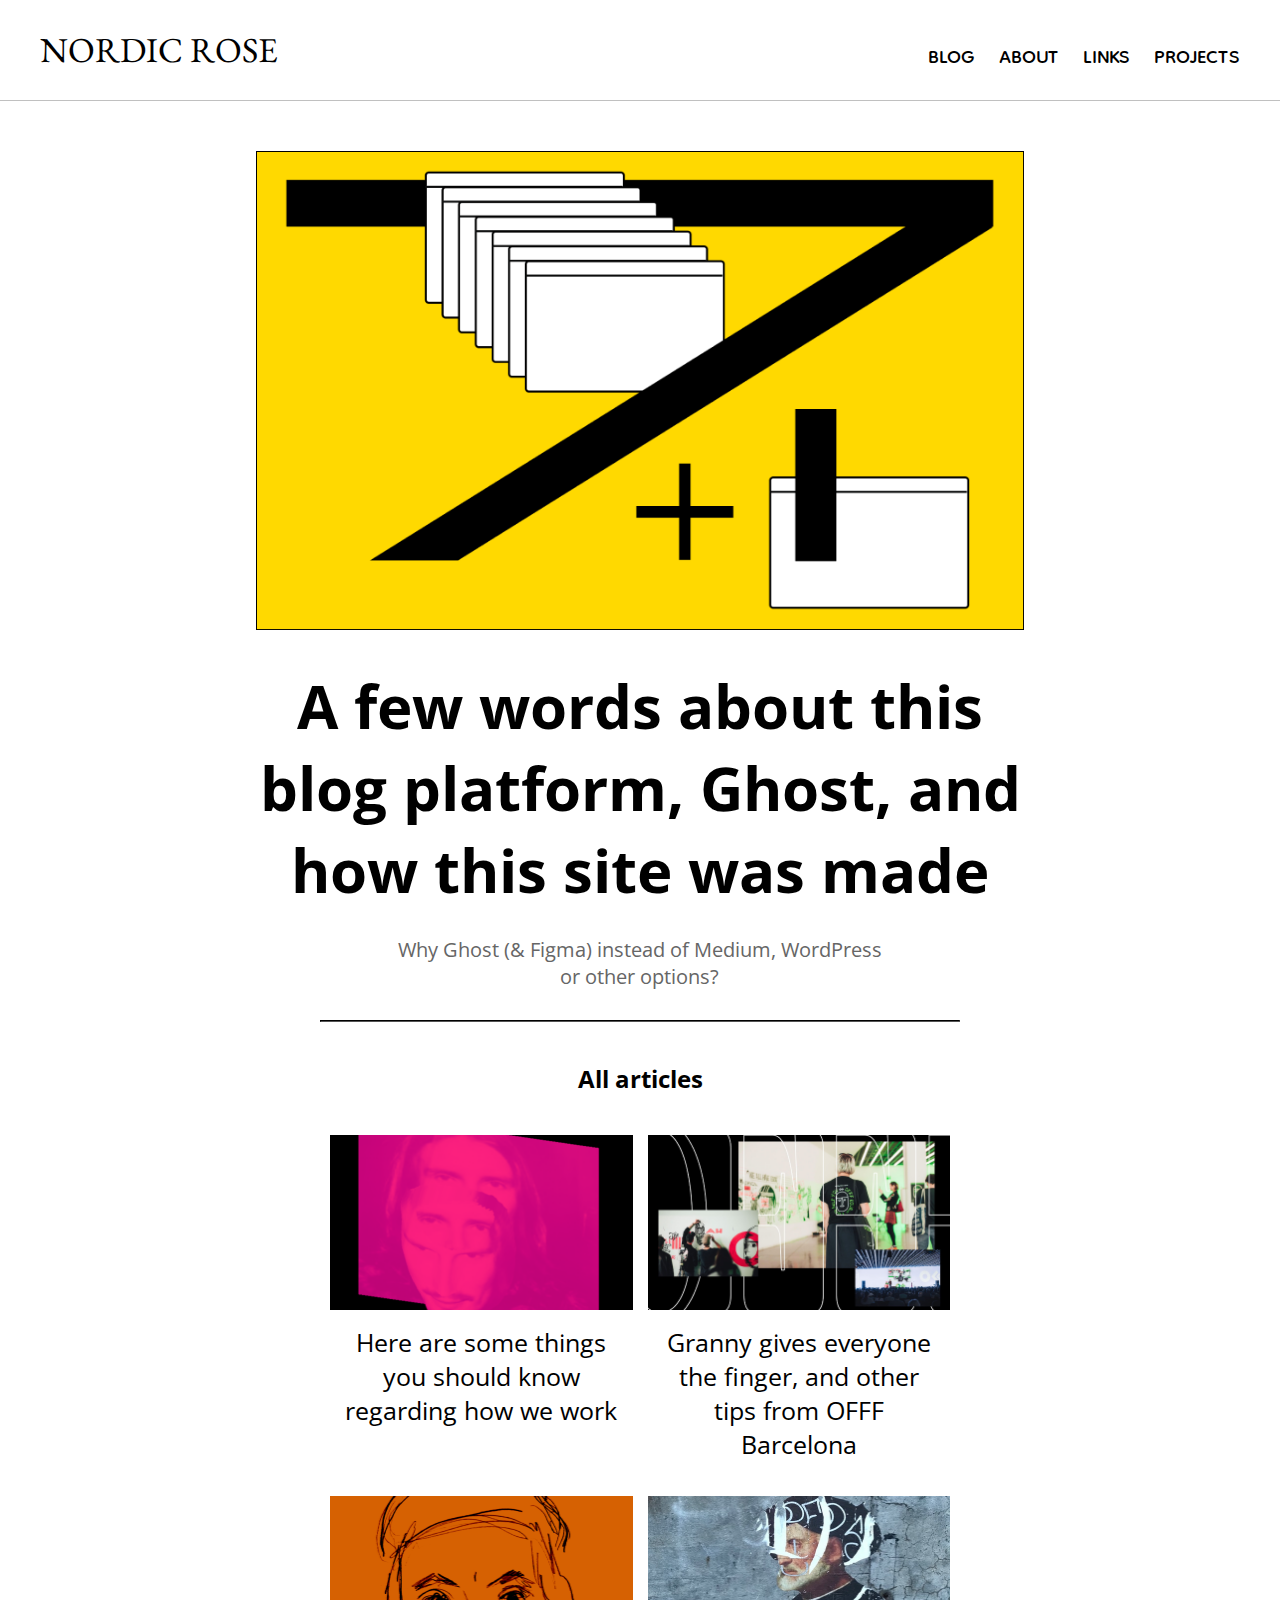
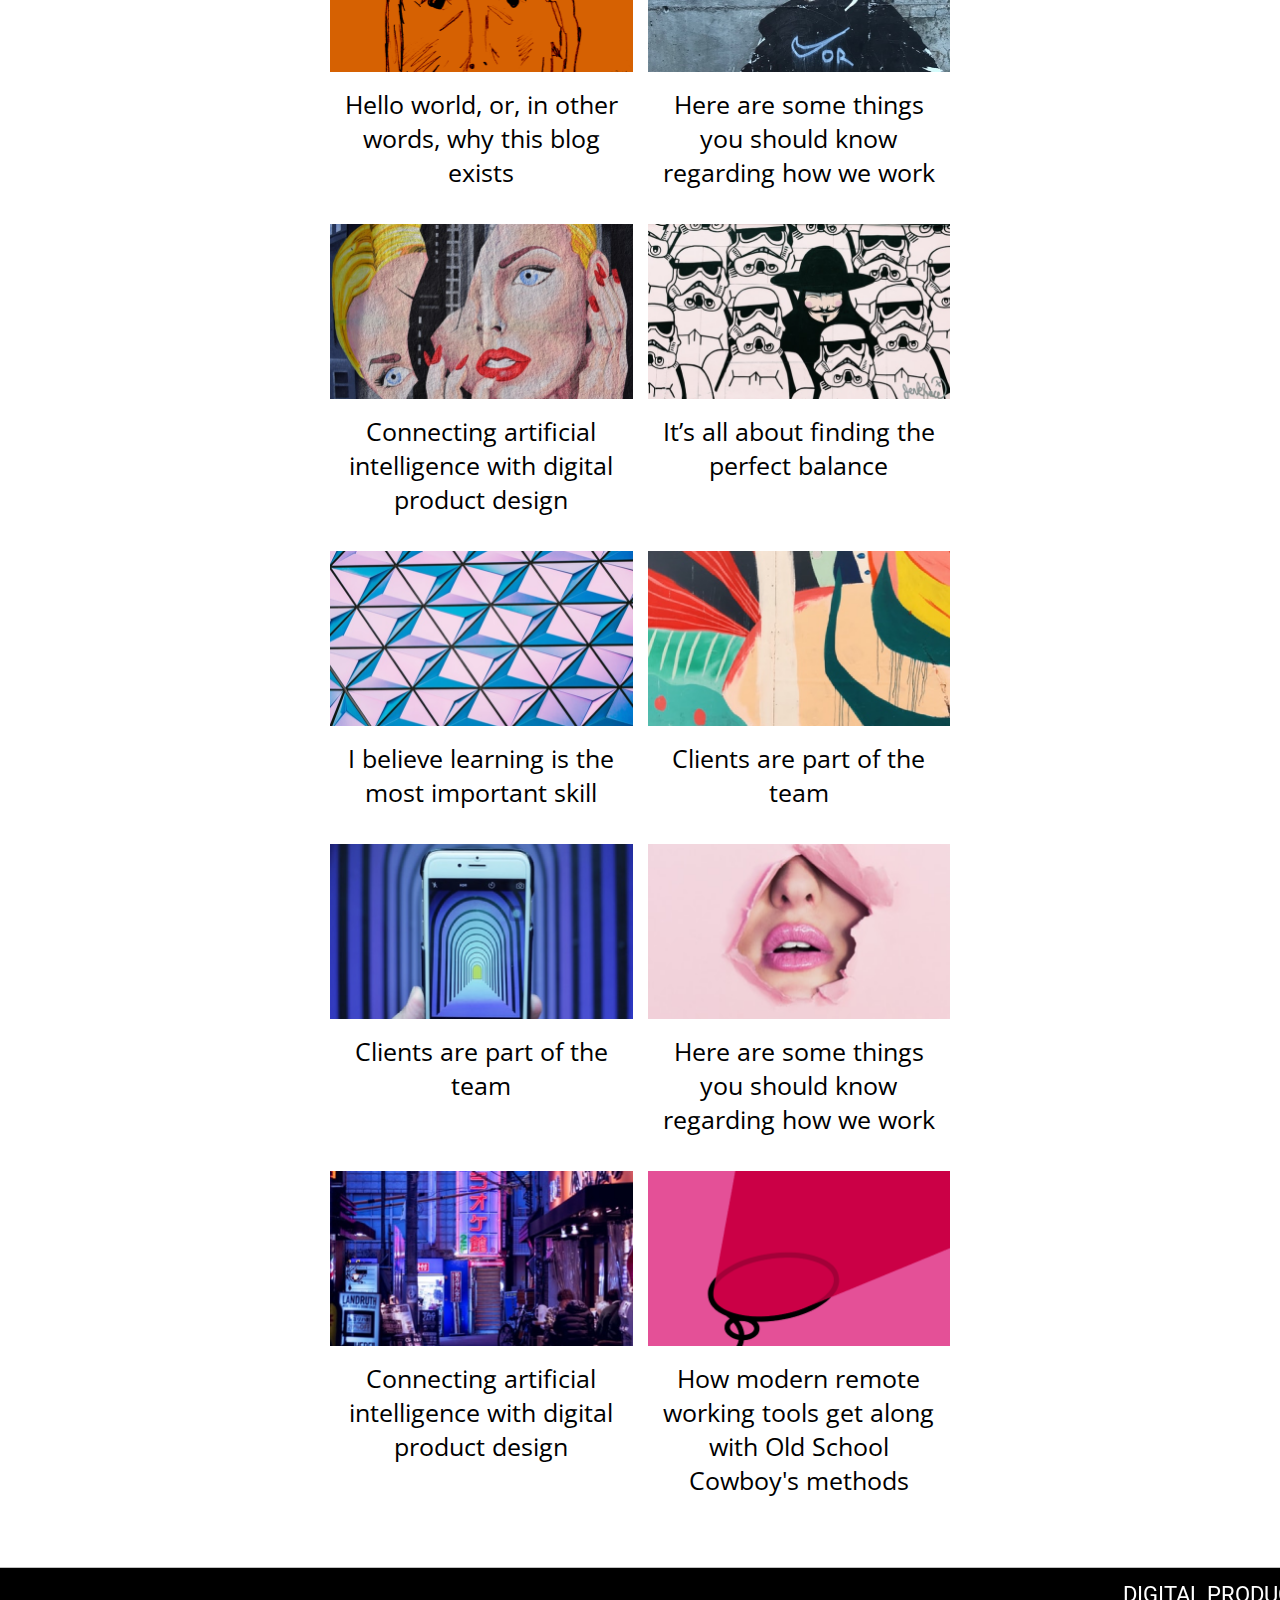
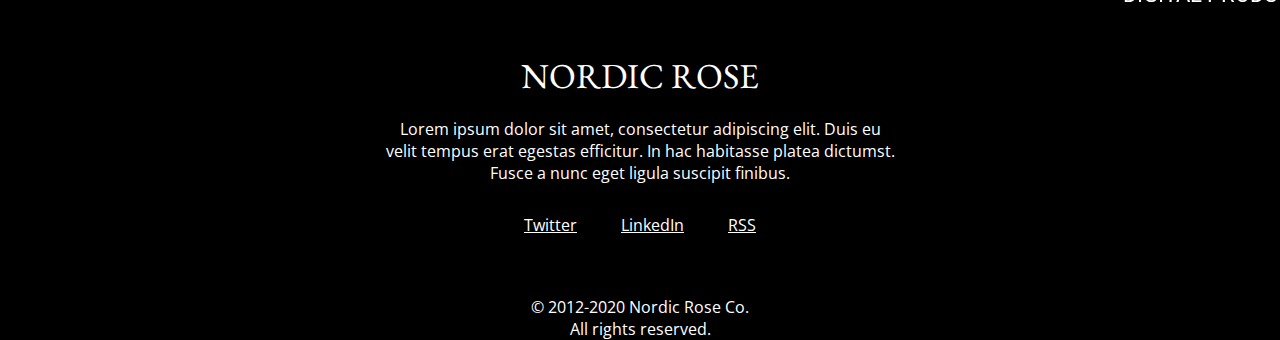
<file: index.html>
<!DOCTYPE html>
<html>
<head>
	<meta charset="utf-8">
	<meta name="viewport" content="width=device-width, initial-scale=1.0">
	<title></title>
	<link rel="stylesheet" type="text/css" href="css/style.css">
	<link rel="stylesheet" type="text/css" href="css/index.css">
	<link rel="stylesheet" type="text/css" href="css/adap.css">

<link href="https://fonts.googleapis.com/css2?family=Roboto:wght@900&display=swap" rel="stylesheet">

<link href="https://fonts.googleapis.com/css2?family=Open+Sans:wght@300&display=swap" rel="stylesheet">

<link href="https://fonts.googleapis.com/css2?family=EB+Garamond:wght@600&display=swap" rel="stylesheet">

<link href="https://fonts.googleapis.com/css2?family=Dongle&display=swap" rel="stylesheet">

<script type="text/javascript" src="js/script.js"></script>
</head>
<body>
<header>
	<div id="desk">
		<div id="logo">NORDIC ROSE</div>
		<div class="menu">
			<div class="main-btn">BLOG</div>
			<div class="main-btn">ABOUT</div>
			<div class="main-btn">LINKS</div>
			<div class="main-btn">PROJECTS</div>
		</div>
	</div>
	<div id="mob-menu">
		<div id="logo">NORDIC ROSE</div>
		<div id="burger" onclick="ShowMobileMenu()">&#9776;</div>
	</div>
	<div id="down-menu">
		<div id="dM">
			<div class="main-btn">BLOG</div>
			<div class="main-btn">ABOUT</div>
			<div class="main-btn">LINKS</div>
			<div class="main-btn">PROJECTS</div>
		</div>
	</div>
</header>

<div class="img"><img src="img/image1.png" width="100%"></div>
<div class="txt-big"><h1>
	A few words about this blog 
	platform, Ghost, and how this site was made</h1>
</div>
<div class="txt-small">
	Why Ghost (& Figma) instead of Medium,
	WordPress or other options?
</div>

<div class="content">
	<hr>
	<h2>All articles</h2>
	<a href="detail.html">
	<div class="grid">
		<div class="art-img">
			<img src="img/art1.png" width="100%">
			<p>Here are some things you should know
			regarding how we work</p>
		</div>
		<div class="art-img">
			<img src="img/art2.png" width="100%">
			<p>Granny gives everyone the finger, and other tips from OFFF Barcelona</p>
		</div>
		<div class="art-img">
			<img src="img/art3.png" width="100%">
			<p>Hello world, or, in other words, why this blog exists</p>
		</div>
		<div class="art-img">
			<img src="img/art4.png" width="100%">
			<p>Here are some things you should know regarding how we work </p>
		</div>
		<div class="art-img">
			<img src="img/art5.png" width="100%">
			<p>Connecting artificial intelligence with digital product design</p>
		</div>
		<div class="art-img">
			<img src="img/art6.png" width="100%">
			<p>It’s all about finding the perfect balance</p>
		</div>
		<div class="art-img">
			<img src="img/art7.png" width="100%">
			<p>I believe learning is the most important skill</p>
		</div>
		<div class="art-img">
			<img src="img/art8.png" width="100%">
			<p>Clients are part of the team</p>
		</div>
		<div class="art-img">
			<img src="img/art9.png" width="100%">
			<p>Clients are part of the team</p>
		</div>
		<div class="art-img">
			<img src="img/art10.png" width="100%">
			<p>Here are some things you should know regarding how we work </p>
		</div>
		<div class="art-img">
			<img src="img/art11.png" width="100%">
			<p>Connecting artificial intelligence with digital product design</p>
		</div>
		<div class="art-img">
			<img src="img/art12.png" width="100%">
			<p>How modern remote working tools get along with Old School Cowboy's methods</p>
		</div>
	</div></a>
</div>

<footer><marquee>
	<div id="words">
		<span class="light">DIGITAL PRODUCT DESIGN</span>
		<span class="dark">REMOTE WORK</span>
		<span class="light">UX DESIGN</span>
		<span class="dark">distrib<uted teams</span>
		<span class="light">creativity</span>
		<span class="dark">strategy</span>
		<span class="light">suspense</span>
		<span class="dark">Growth</span>
	</div></marquee>
	<div id="nr">NORDIC ROSE</div>
	<div id="text">Lorem ipsum dolor sit amet, consectetur adipiscing elit. Duis eu velit tempus erat egestas efficitur. In hac habitasse platea dictumst. Fusce a nunc eget ligula suscipit finibus. </div>
	<div id="links">
		<span class="link">Twitter</span>
		<span class="link">LinkedIn</span>
		<span class="link">RSS</span>
	</div>
	<div id="rig">&copy; 2012-2020 Nordic Rose Co.<br/>
	All rights reserved.</div>
</footer>
</body>
</html>
</file>
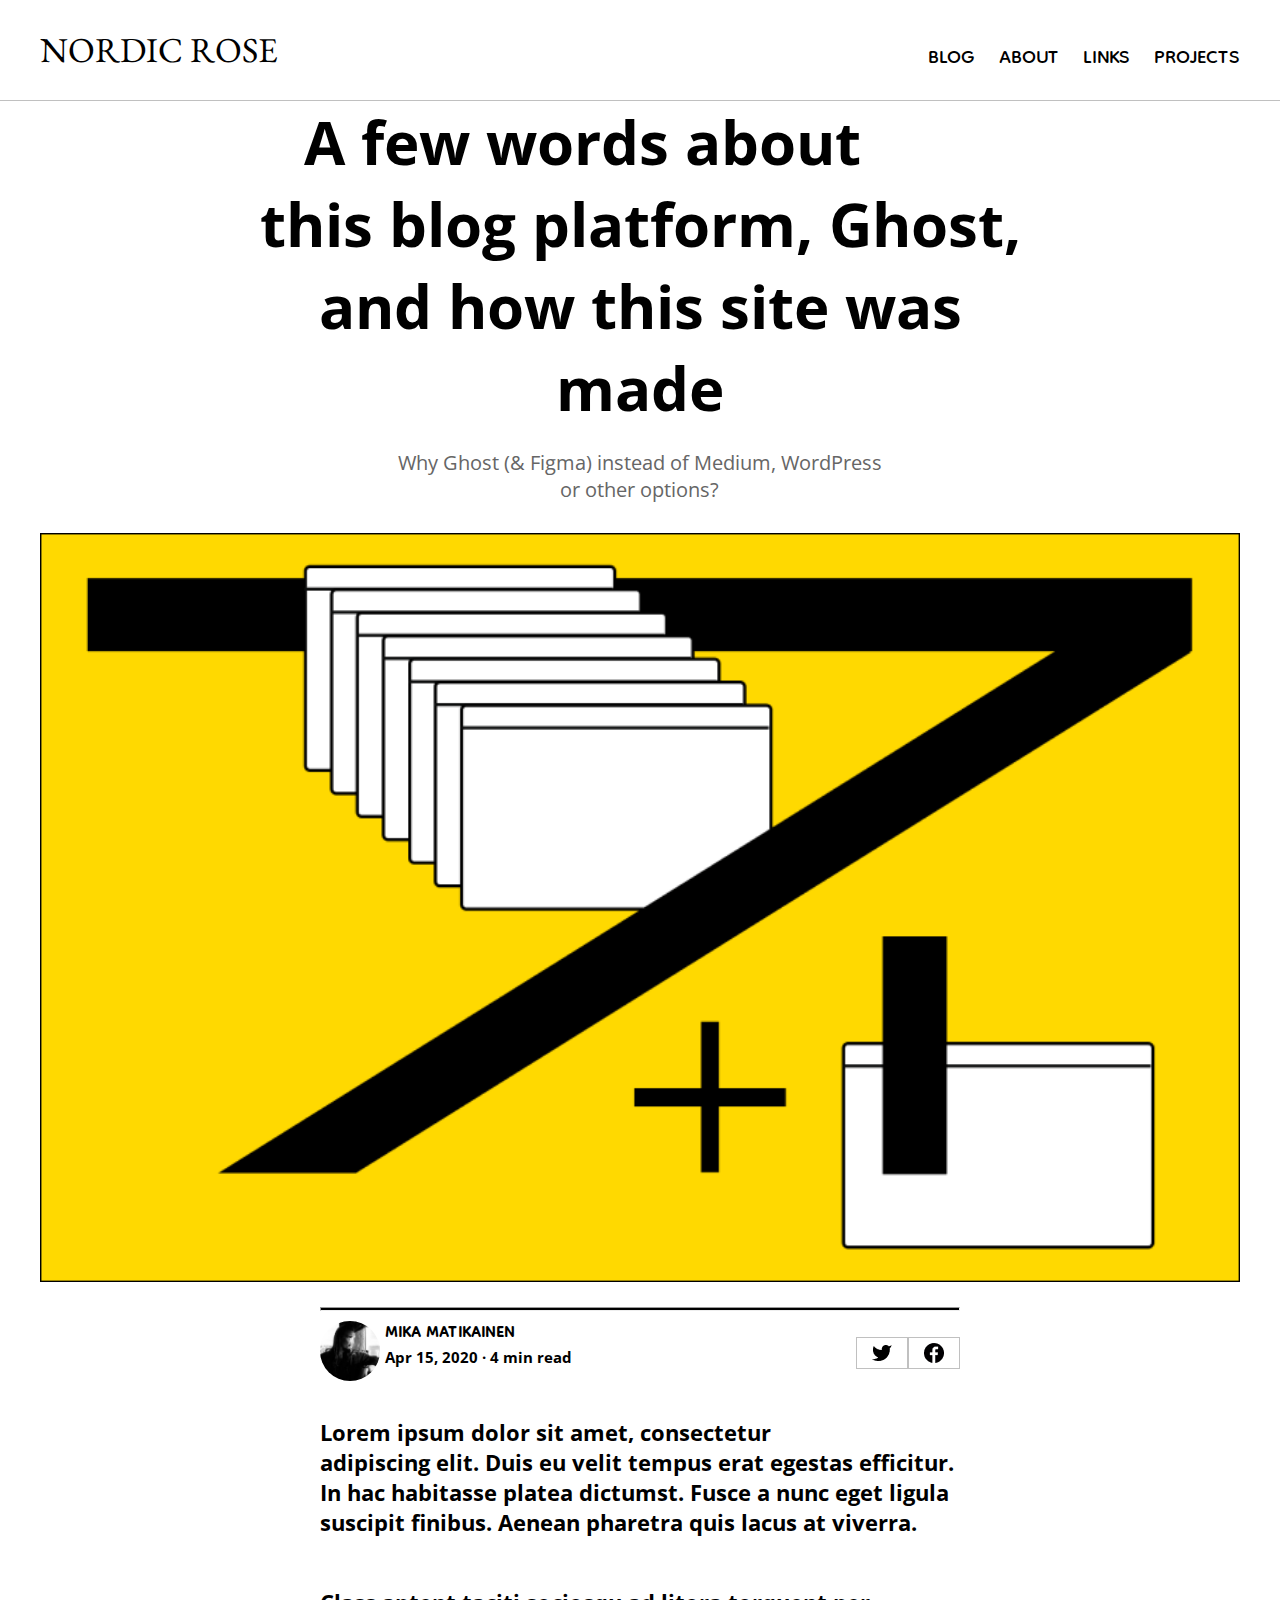
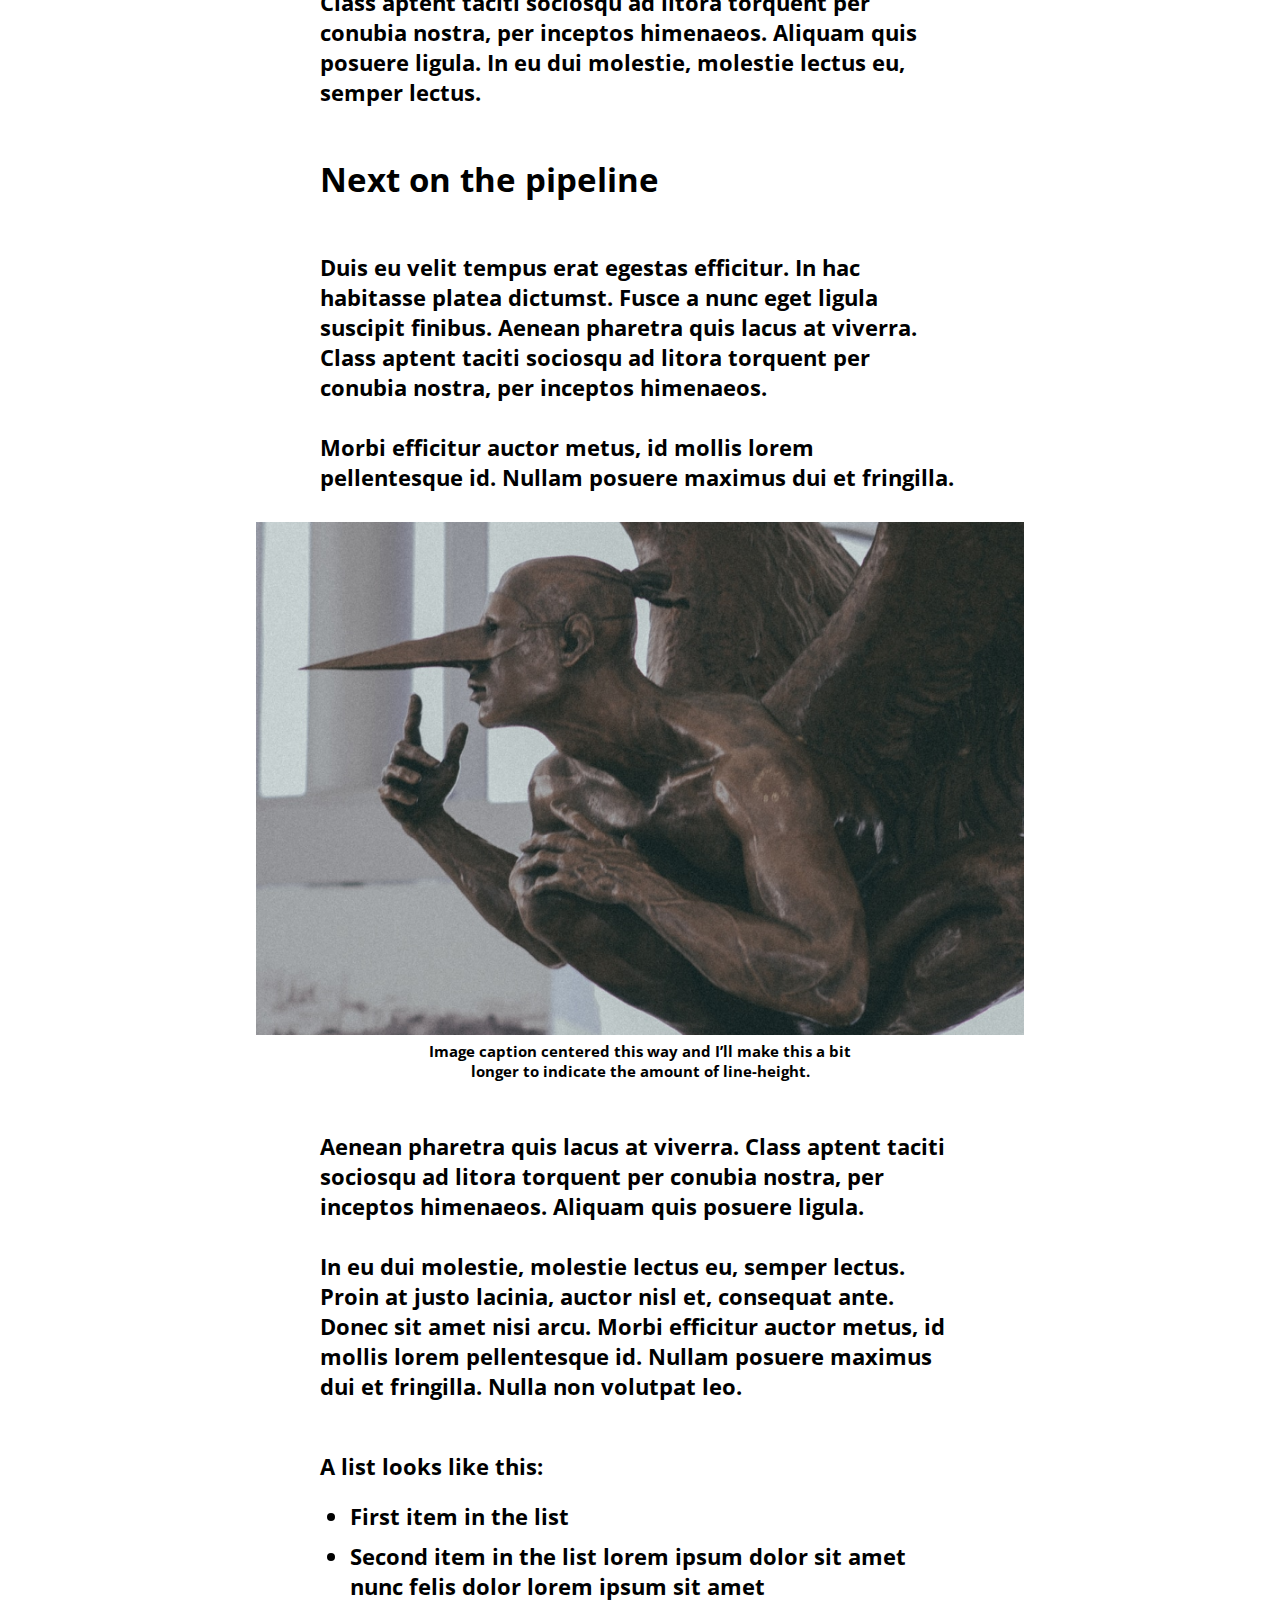
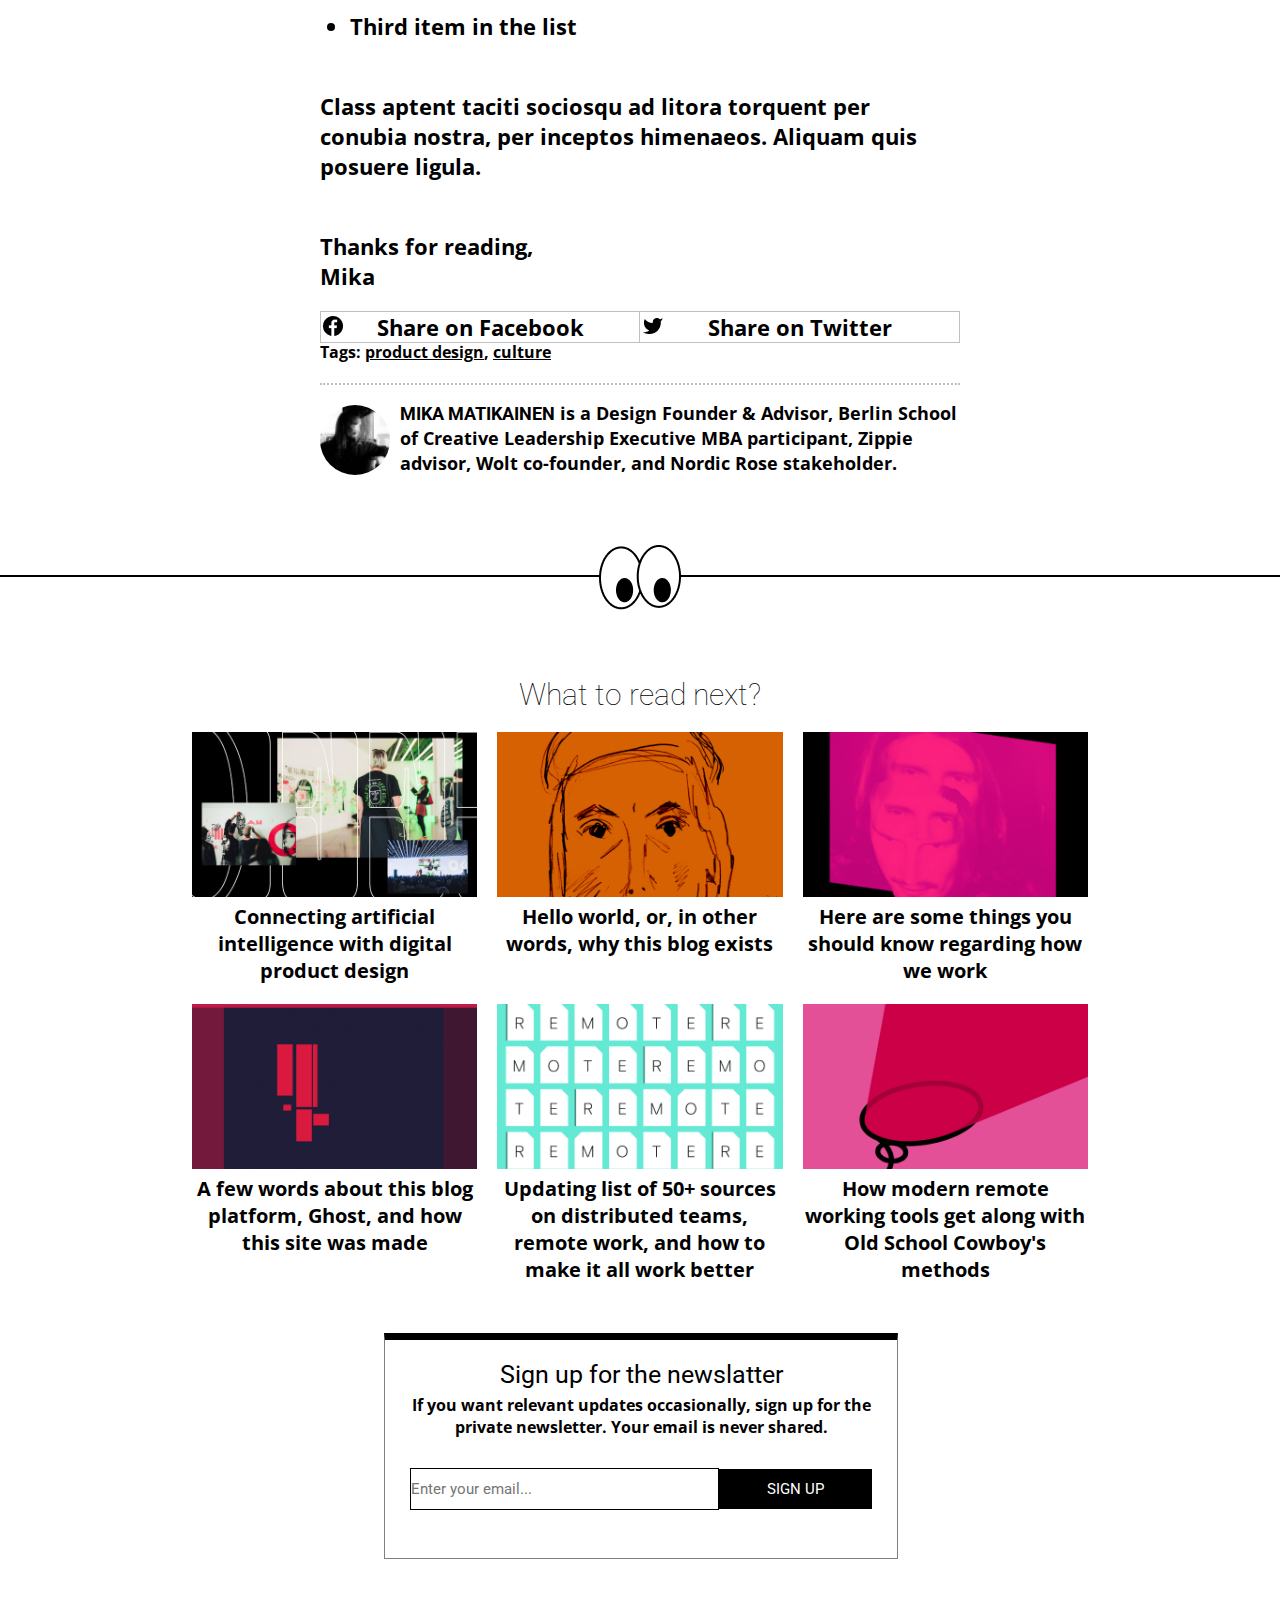
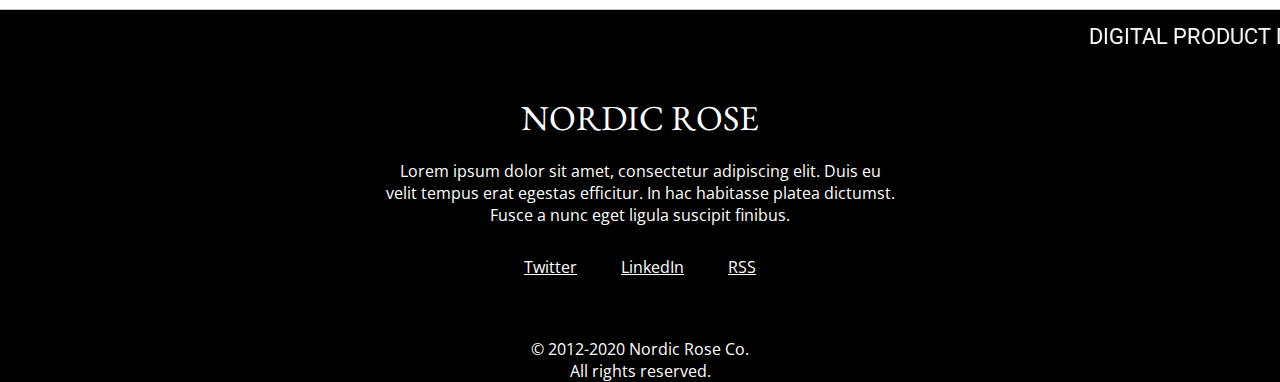
<file: detail.html>
<!DOCTYPE html>
<html>
<head>
<meta charset="utf-8">
	<meta name="viewport" content="width=device-width, initial-scale=1.0">
	<title></title>
	<link rel="stylesheet" type="text/css" href="css/style.css">
	<link rel="stylesheet" type="text/css" href="css/detail.css">
	<link rel="stylesheet" type="text/css" href="css/adap.css">

	<link href="https://fonts.googleapis.com/css2?family=Roboto:wght@900&display=swap" rel="stylesheet">

	<link href="https://fonts.googleapis.com/css2?family=Open+Sans:wght@300&display=swap" rel="stylesheet">

	<link href="https://fonts.googleapis.com/css2?family=EB+Garamond:wght@600&display=swap" rel="stylesheet">

	<link href="https://fonts.googleapis.com/css2?family=Dongle&display=swap" rel="stylesheet">

	<script type="text/javascript" src="js/script.js"></script>
</head>
<body>
<header>
	<div id="desk">
		<div id="logo">NORDIC ROSE</div>
		<div class="menu">
			<div class="main-btn">BLOG</div>
			<div class="main-btn">ABOUT</div>
			<div class="main-btn">LINKS</div>
			<div class="main-btn">PROJECTS</div>
		</div>
	</div>
	<div id="mob-menu">
		<div id="logo">NORDIC ROSE</div>
		<div id="burger" onclick="ShowMobileMenu()">&#9776;</div>
	</div>
	<div id="down-menu">
		<div id="dM">
			<div class="main-btn">BLOG</div>
			<div class="main-btn">ABOUT</div>
			<div class="main-btn">LINKS</div>
			<div class="main-btn">PROJECTS</div>
		</div>
	</div>
</header>


<div class="txt-big"><h1>
	A few words about this blog platform, Ghost, and how this site was made</h1>
</div>

<div class="txt-small">
	Why Ghost (& Figma) instead of Medium,
	WordPress or other options?
</div>

<div id="img1"><img src="img/image1.png" width="100%"></div>

<div class="text">

	<hr>
	<div class="avtor">
		<div class="avatar">
			<img src="img/ava.png" width="100%">
		</div>
		<div id="name">MIKA MATIKAINEN</div>
		<div id="data">Apr 15, 2020 &middot; 4 min read</div>
		<div id="but">
		<div id="facebook1"></div>
		<div id="twitter1"></div>
		<div id="whatsapp"><img src="img/wa.png"></div>
		</div>
	</div>
	<p id="po">
		Lorem ipsum dolor sit amet, consectetur adipiscing elit. Duis eu velit tempus erat egestas efficitur. In hac habitasse platea dictumst. Fusce a nunc eget ligula suscipit finibus. Aenean pharetra quis lacus at viverra. 
</p>
<p>
Class aptent taciti sociosqu ad litora torquent per conubia nostra, per inceptos himenaeos. Aliquam quis posuere ligula. In eu dui molestie, molestie lectus eu, semper lectus. 
	</p>
	<h2>Next on the pipeline</h2>
	<p>
		Duis eu velit tempus erat egestas efficitur. In hac habitasse platea dictumst. Fusce a nunc eget ligula suscipit finibus. Aenean pharetra quis lacus at viverra. Class aptent taciti sociosqu ad litora torquent per conubia nostra, per inceptos himenaeos. 
<br>
<br>
Morbi efficitur auctor metus, id mollis lorem pellentesque id. Nullam posuere maximus dui et fringilla. 
	</p>
	<div class="post"><img src="img/post.png" width="100%"></div>
	<div class="imgTxt">
		Image caption centered this way and I’ll make this a bit 
		longer to indicate the amount of line-height. 
	</div>
	<p>
		Aenean pharetra quis lacus at viverra. Class aptent taciti sociosqu ad litora torquent per conubia nostra, per inceptos himenaeos. Aliquam quis posuere ligula. 
<br>
<br>
In eu dui molestie, molestie lectus eu, semper lectus. Proin at justo lacinia, auctor nisl et, consequat ante. Donec sit amet nisi arcu. Morbi efficitur auctor metus, id mollis lorem pellentesque id. Nullam posuere maximus dui et fringilla. Nulla non volutpat leo.
	</p>
	<p>A list looks like this:</p>
	<ul>
		<li>First item in the list</li>
<li>Second item in the list lorem ipsum dolor sit amet nunc felis dolor lorem ipsum sit amet</li>
<li>Third item in the list</li>
	</ul>

	<p>
		Class aptent taciti sociosqu ad litora torquent per conubia nostra, per inceptos himenaeos. Aliquam quis posuere ligula. 
	</p>

	<p id="author">Thanks for reading,<br>
Mika</p>
<div class="share">
	<div class="twitter"><div class="border none">Share on Twitter</div>
	</div>
	<div class="facebook"><div class="border">Share on Facebook</div>
	</div>
</div>
<div class="share-mobile">
	Share:
	<div id="but">
		<div id="facebook1"></div>
		<div id="twitter1"></div>
		<div id="whatsapp"></div>
	</div>
</div>

<div class="tag">Tags: <span>product design</span>,
	<span> culture</span></div>
<hr id="dash">
<div class="m"><img src="img/ava.png"></div>
<p class="mika">
<span>Mika Matikainen</span> is a Design Founder & Advisor, Berlin School of Creative Leadership Executive MBA participant, Zippie advisor, Wolt co-founder, and Nordic Rose stakeholder.  
</p>
</div>
<div class="eye">
	<img src="img/eye.png">
</div>

<div class="what">What to read next?</div>


<div class="grid3">
	<a href="#">
	<div class="art-img">
		<img src="img/art2.png" width="100%">
			<p>Connecting artificial intelligence with digital product design</p>
	</div>
	</a>
	<a href="#">
	<div class="art-img">
		<img src="img/art3.png" width="100%">
			<p>Hello world, or, in other words, why this blog exists</p>
	</div>
	</a>
	<a href="#">
	<div class="art-img">
		<img src="img/art1.png" width="100%">
			<p>Here are some things you should know regarding how we work </p>
	</div>
	</a>
	<a href="#">
	<div class="art-img">
		<img src="img/art13.png" width="100%">
			<p>A few words about this blog platform, Ghost, and how this site was made</p>
	</div>
	</a>
	<a href="#">
	<div class="art-img">
		<img src="img/art14.png" width="100%">
			<p>Updating list of 50+ sources on distributed teams, remote work, and how to make it all work better</p>
	</div>
	</a>
	<a href="#">
	<div class="art-img">
		<img src="img/art12.png" width="100%">
			<p>How modern remote working tools get along with Old School Cowboy's methods</p>
	</div>
	</a>
</div>

<div class="form">
	<div class="sign">Sign up for the newslatter</div>
	<div class="txtSign">If you want relevant updates occasionally, sign up for the private newsletter. Your email is never shared. </div>
	<div class="buttons">
		<input type="text" name="" placeholder="Enter your email..."><button>SIGN UP</button>
	</div>
</div>

<footer><marquee>
	<div id="words">
		<span class="light">DIGITAL PRODUCT DESIGN</span>
		<span class="dark">REMOTE WORK</span>
		<span class="light">UX DESIGN</span>
		<span class="dark">distributed teams</span>
		<span class="light">creativity</span>
		<span class="dark">strategy</span>
		<span class="light">suspense</span>
		<span class="dark">Growth</span>
	</div></marquee>
	<div id="nr">NORDIC ROSE</div>
	<div id="text">Lorem ipsum dolor sit amet, consectetur adipiscing elit. Duis eu velit tempus erat egestas efficitur. In hac habitasse platea dictumst. Fusce a nunc eget ligula suscipit finibus. </div>
	<div id="links">
		<span class="link">Twitter</span>
		<span class="link">LinkedIn</span>
		<span class="link">RSS</span>
	</div>
	<div id="rig">&copy; 2012-2020 Nordic Rose Co.<br/>
	All rights reserved.</div>
</footer>


</body>
</html>
</file>
<file: css/style.css>
*{
	margin: 0;
	padding: 0;
	font-family: 'Open Sans', sans-serif;
}
html{
	height: 100%;
	width: 100%;
}
body{
	height: 100%;
	width: 100%;
	overflow-y: scroll;
	overflow-x: hidden;
}

a{
	text-decoration: none;
	color: black;
}
a:active{
	color: black;
}


/* стили для шапки*/
header{
	width: 100%;
	height: 100px;
	border-bottom: 1px solid silver;
}

#logo{
	float: left;
	font-size: 35px;
	margin-top: 27px;
	margin-left: 40px;
	font-family: 'EB Garamond', serif;
}

#burger{
	font-size: 30px;
	float: right;
	margin-top: 10px;
	margin-right: 10px;
	cursor: pointer;
}

#mob-menu #logo{
	margin-top: 10px;
}

.menu{
	float: right;
	text-align: right;
	margin-top: 37px;
	margin-right: 40px;
	height: 100px;
}
.main-btn{
	height: 100%;
	display: inline;
	font-size: 30px;
	margin-left: 20px;
	font-family: 'Dongle', sans-serif;
	padding-bottom: 18px;
}

.main-btn:hover{
	border-bottom: 2px solid black;
	cursor: pointer;
}

#mob-menu{
	width: 100%;
	height: 60px;
	position: absolute;
	top: 0;
	left: 0;
	display: none;
}

#down-menu{
	width: 100%;
	height: 60px;
	position: absolute;
	top: 60px;
	left: 0;
	display: none;
}
#dM{
 text-align: center;
 margin-top: 10px;
 background-color: white;
}

#dM .main-btn{
	display: block;
	border-top: 1px solid silver;
}


/* стили для футера*/

footer{
	width: 100%;
	background-color: black;
	border-top: 1px solid silver;
	height: auto;
	margin-top: 50px;
	color: white;
	text-align: center;
}

#words{
	margin-left: -130px;
	margin-right: -100px;
	margin-top: 10px;
	font-size: 22px;
	text-align: center;	
	max-width: 100%;
}

#words span{
	margin-left: 20px;
	text-transform: uppercase;
}
.dark{
	font-family: 'Open Sans', sans-serif;}
.light{
	font-family: 'Roboto', sans-serif;
}

#nr{
	width: 80%;
	margin-left: 10%;
	font-size: 35px;
	margin-top: 40px;
	font-family: 'EB Garamond', serif;
}
#text{
	width: 40%;
	margin-left: 30%;
	margin-top: 20px;
	font-family: 'Open Sans', sans-serif;
}
#links{
	margin-top: 30px;
}

.link{
	margin-left: 20px;
	margin-right: 20px;
	text-decoration: underline;
	font-family: 'Open Sans', sans-serif;
}
#rig{
	margin-top: 60px;
	width: 80%;
	margin-left: 10%;
	font-family: 'Open Sans', sans-serif;
}
</file>
<file: css/index.css>
.img{
	width: 60%;
	margin-left: 20%;
	margin-top: 50px;
}
.txt-big{
	width: 60%;
	margin-left: 20%;
	text-align: center;
	margin-top: 30px;
	font-size: 30px;
}
.txt-small{
	width: 38%;
	margin-left: 31%;
	text-align: center;
	font-size: 20px;
	color: #666;
	margin-top: 25px;
}

.content{
	width: 50%;
	margin-left: 25%;
	margin-top: 30px;
	text-align: center;
}

.content hr{
	border-color: black;
}

.content h2{
	margin-top: 40px;
	margin-bottom: 30px;
}
.art-img{
	width: 100%;
}

.grid{
	display: grid;
	grid-template-columns: 1fr 1fr;
	grid-column-gap: 15px;
	grid-row-gap: 25px;
	padding: 10px;
}
.art-img p{
	font-size: 25px;
	padding: 10px;
}
</file>
<file: css/adap.css>
@media only screen and (max-width: 980px){
	#mob-menu{
		display: block;
	}
	#desk{
		display: none;
	}

	/* footer*/

	#nr{
		margin-top: 20px;
	}

	#text{
		width: 80%;
		margin-left: 10%;
	}


	/* for index.css */

	.img{
		width: 100%;
		margin-left: 0;
	}
	.grid{
		display: grid;
		grid-template-columns: 1fr;
	}
	.content{
		width: 100%;
		margin-left: 0;
	}

	/* for detail.html */

	#img1{
		width: 100%;
	}

	.txt-big{
		width: 100%;
		margin-left: 0;
		font-size: 20px;
	}
	.txt-small{
		width: 90%;
		margin-left: 5%;
	}
	.text{
		width: 90%;
		margin-left: 5%;
	}
	#but{
		width: 100%;
		margin-top: -100px;
	}
	#twitter1,#facebook1,#whatsapp{
		width: 32.8%;
		float: left;
		margin-top: 50px;
	}
	#facebook1{
		border: 1px solid silver;
	}
	#twitter1{
		border-left: none;
		border-right: none;
	}
	#whatsapp{
		display: block;
	}
	.post{
		width: 100%;
		margin-left: 0;
	}
	.imgTxt{
		width: 100%;
		margin-left: 0;
	}
	#author{
		display: none;
	}
	.share{
		display: none;
	}
	.share-mobile{
		display: block;
		width: 100%;
		margin-top: 30px;
		margin-bottom: 30px;
	}

	.share-mobile #but{
		margin-top: -50px;
	}

	.what{
		width: 100%;
		margin-left: 0;
	}
	.grid3{
		grid-template-columns: 1fr;
		width: 90%;
		margin-left: 5%;
	}
	.form{
		width: 100%;
		margin-left: 0;
		border-left: none;
		border-right: none;
	}
}
</file>
<file: css/detail.css>
#img1{
	width: 100%;
	max-width: 1200px;
	margin-left: auto;
	margin-right: auto;
}

.txt-big{
	width: 60%;
	margin-left: 20%;
	text-align: center;
	font-size: 30px;
}

.txt-small{
	width: 38%;
	margin-left: 31%;
	text-align: center;
	font-size: 20px;
	color: #666;
	margin-bottom: 30px;
	margin-top: 20px;
}

.text{
	width: 50%;
	margin-left: 25%;
	font-family: 'Roboto', sans-serif;
	font-weight: bold;
	font-size: 22px;
}

.text p{
	margin-top: 50px;
}

#po{
	margin-top: -20px;
}
.text hr{
	size: 10px;
	height: 2px;
	background-color: black;
	margin-top: 20px;
}

.avtor{
	margin-top: 10px;
}

.avatar{
	width: 60px;
	height: 60px;
}

.avatar img{
	border-radius: 100px;
}

#name{
	position: relative;
	top: -65px;
	left: 65px;
	font-size: 25px;
	font-weight: bold;
	font-family: 'Dongle', sans-serif;
}

#data{
	position: relative;
	top: -70px;
	left: 65px;
	font-family: 'Open Sans', sans-serif;
	font-size: 15px;
}


#but{

	float: right;
	display: inline-block;
	width: 20%;
	text-align: right;
	margin-top: -100px;
}

#facebook1{
	float: right;
	display: block;
	border: 1px solid silver;
	width: 50px;
	height: 30px;
	text-align: center;
	background: url("../img/facebook.png");
	background-repeat: no-repeat;
	background-position: 50% 50%;
}

#twitter1{
	float: right;
	display: inline;
	border: 1px solid silver;
	width: 50px;
	height: 30px;
	text-align: center;
	background: url("../img/twitter.png");
	background-repeat: no-repeat;
	background-position: 50% 50%;
}

#whatsapp{
	float: right;
	display: none;
	border: 1px solid silver;
	width: 50px;
	height: 30px;
	text-align: center;
	background: url("../img/wa.png");
	background-repeat: no-repeat;
	background-position: 50% 50%;
}
.facebook1{
	border-left: 0px;
}

.text h2{
	font-weight: bold;
	margin-top: 50px;
}
.post{
	width: 120%;
	text-align: center;
	margin-left: -10%;
	margin-top: 30px;
}
.imgTxt{
	width: 70%;
	margin-left: 15%;
	text-align: center;
	font-size: 15px;
}

ul{
	margin-top: 20px;
	margin-left: 30px;
}
li{
	margin-bottom: 10px;
}

.share{
	display: inline-block;
	float: right;
	width: 100%;
	text-align: center;
	margin-top: 20px;
}

.share-mobile{
	display: none;
}

.facebook{
	float: right;
	text-align: center;
	display: inline;
	width: 50%;
	height: 30px;
	background: url("../img/facebook.png");
	background-repeat: no-repeat;
	background-position: 1% 50%;
}

.twitter{
	float: right;
	text-align: center;
	display: inline;
	width: 50%;
	height: 30px;
	background: url("../img/twitter.png");
	background-repeat: no-repeat;
	background-position: 1% 50%;
	border-left: 0;
	margin-left: 0;
}

.border{
	border: 1px solid silver;
}

.none{
	border-left: none;
}

.share img{
	margin-right: 10px;
}
.tag{
	font-size: 16px;
	margin-top: 30px;
}

.tag span{
	text-decoration: underline;
}

#dash{
	background-color: white;
	height: 15px;
	border: none;
	border-top: 2px dotted silver;
}

.m{
	width: 11%;
	display: inline-block;
	float: left;
	margin-right: 10px;
	margin-top: 5px;
}

.m img{
	border-radius: 100px;
	width: 100%;
}

.mika{
	width: 70%;
	display: inline;
	font-size: 18px;
}
.mika span{
	font-weight: bold;
	font-size: 18px;
	font-family: 'Roboto', sans-serif;
	text-transform: uppercase;
}

.eye{
	margin-top: 100px;
	width: 100%;
	height: 2px;
	background-color: black;
	text-align: center;
}

.eye img{
	margin-top: -30px;
}

.what{
	margin-top: 100px;
	width: 30%;
	margin-left: 35%;
	text-align: center;
	color: black;
	font-size: 30px;
	font-family: 'Roboto', sans-serif;
	font-weight: lighter;
}

.grid3{
	margin-top: 20px;
	width: 70%;
	margin-left: 15%;
	display: grid;
	grid-template-columns: 1fr 1fr 1fr;
	grid-gap: 20px;
}

.art-img {
	font-size: 20px;
	font-weight: bold;
	text-align: center;
}

.form{
	margin-top: 50px;
	width: 40%;
	height: auto;
	margin-left: 30%;
	border: 1px solid gray;
	border-top: 7px solid black;
	margin-bottom: 30px;
}

.sign{
	margin-top: 20px;
	text-align: center;
	font-size: 25px;
	font-family: 'Roboto', sans-serif;
}

.txtSign{
	text-align: center;
	margin-top: 5px;
	font-family: 'Open Sans', sans-serif;
	font-weight: bold;
}

.buttons{
	margin-top: 30px;
	margin-bottom: 50px;
	text-align: center;
	height: 40px;
	padding: 0;

}
.buttons input{
	width: 60%;
	height: 100%;
	border: 1px solid black;
	margin-right: 0;
		font-size: 15px;
		font-family: 'Roboto', sans-serif;
}

.buttons button{
	width: 30%;
	height: 100%;
	border: 10px solid black;
	margin-left: 0;
	background-color: black;
	color: white;
	font-size: 15px;
	font-family: 'Roboto', sans-serif;
}
</file>
